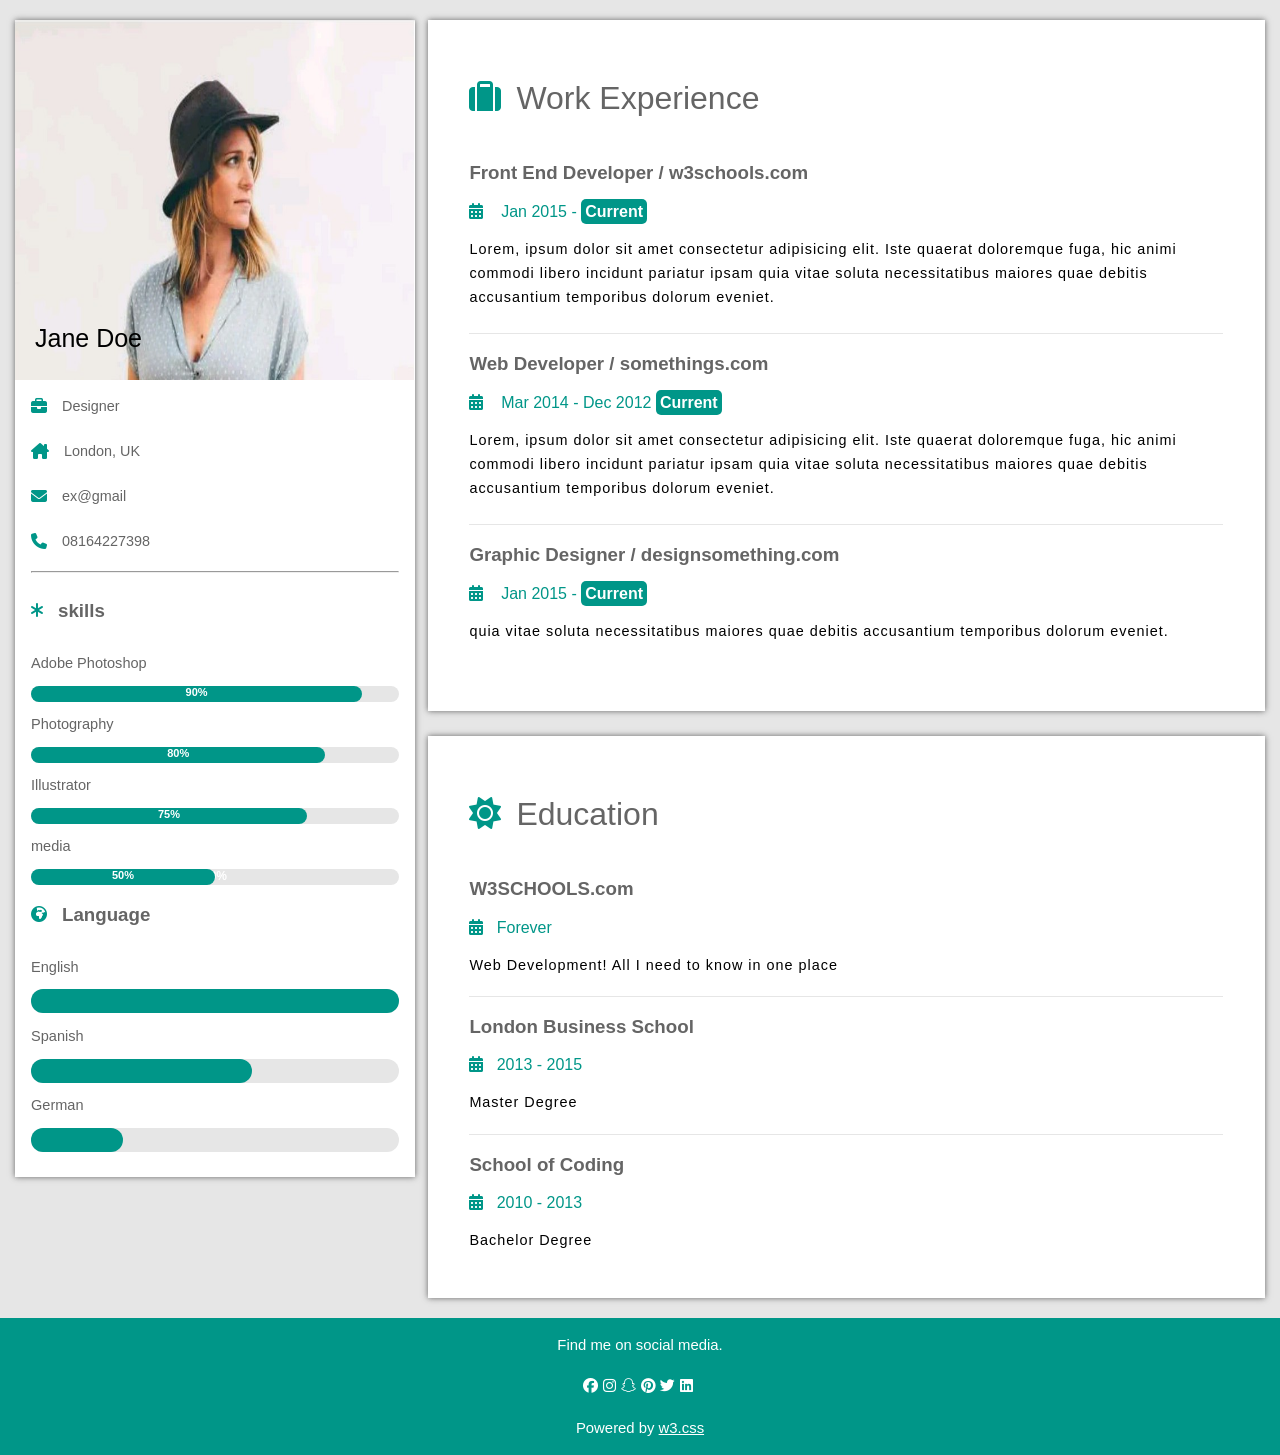
<file: index.html>
<!DOCTYPE html>
<html lang="en">
<head>
    <meta charset="UTF-8">
    <meta http-equiv="X-UA-Compatible" content="IE=edge">
    <meta name="viewport" content="width=device-width, initial-scale=1.0">
    <link rel="stylesheet" href="https://cdnjs.cloudflare.com/ajax/libs/font-awesome/6.2.1/css/all.min.css">
    <link rel="stylesheet" href="style.css">
    <title>My CV</title>
</head>
<body>

    <div class="container">

        <!-- First container section -->

        <div class="container1">
        <div class="img">
            <img src="./image/work.png" alt="">
            <h2>Jane Doe</h2>
        </div>
        <div class="sec">
            <div>
                <p><i class="fa-solid fa-briefcase"></i></p>
                <p>Designer</p>
            </div>
            <div>
                <p><i class="fa-solid fa-house-chimney"></i></p>
                <p>London, UK</p>
            </div>
            <div>
                <p><i class="fa-solid fa-envelope"></i></p>
                <p>ex@gmail</p>
            </div>
            <div>
                <p><i class="fa-solid fa-phone"></i></p>
                <p>08164227398</p>
            </div>
            <hr>
        </div>

        <div class="skills">
            <div id="sk">
                <p><i class="fa-solid fa-asterisk"></i></p>
                <h3>skills</h3>
            </div>
            <div>
                <p>Adobe Photoshop</p>
                <div class="box"></div>
            </div>
        <div>
            <p>Photography</p>
            <div class="box">80%</div>
        </div>
        <div>
            <p>Illustrator</p>
            <div class="box">75%</div>
        </div>
        <div>
            <p>media</p>
            <div class="box">50%</div>
        </div>
    </div>

    <div class="lang">
        <div id="pla">
            <p><i class="fa-solid fa-earth-africa"></i></p>
            <h3>Language</h3>
        </div>
        <div>
            <p>English</p>
            <div class="box1"></div>
        </div>
        <div>
            <p>Spanish</p>
            <div class="box1"></div>
        </div>
        <div>
            <p>German</p>
            <div class="box1"></div>
        </div>
    </div>
    </div>

    <div class="wrap">

    <!-- Second container section -->
    <div class="container2">

        <div class="heading">
            <h2><i class="fa-solid fa-suitcase"></i></h2>
            <h2>Work Experience</h2>
        </div>
        <div class="section">
            <h3>Front End Developer / w3schools.com</h3>
            <p><span><i class="fa-solid fa-calendar-days"></i></span>&nbsp; &nbsp; Jan 2015 - <span>Current</span></p>
            <p>Lorem, ipsum dolor sit amet consectetur adipisicing elit. Iste quaerat doloremque fuga, hic animi commodi libero incidunt pariatur ipsam quia vitae soluta necessitatibus maiores quae debitis accusantium temporibus dolorum eveniet.</p>
        </div>
        <div class="section">
            <h3>Web Developer / somethings.com</h3>
            <p><span><i class="fa-solid fa-calendar-days"></i></span>&nbsp; &nbsp; Mar 2014 - Dec 2012 <span>Current</span></p>
            <p>Lorem, ipsum dolor sit amet consectetur adipisicing elit. Iste quaerat doloremque fuga, hic animi commodi libero incidunt pariatur ipsam quia vitae soluta necessitatibus maiores quae debitis accusantium temporibus dolorum eveniet.</p>
        </div>
        <div class="section">
            <h3>Graphic Designer / designsomething.com</h3>
            <p><span><i class="fa-solid fa-calendar-days"></i></span>&nbsp; &nbsp; Jan 2015 - <span>Current</span></p>
            <p> quia vitae soluta necessitatibus maiores quae debitis accusantium temporibus dolorum eveniet.</p>
        </div>
    </div>

    <!-- Third container section -->

    <div class="container3">

        <div class="head">
            <h2><i class="fa-solid fa-sun"></i> </h2>
            <h2>Education</h2>
        </div>
            <div class="section2">
                <h3>W3SCHOOLS.com</h3>
                <p><span><i class="fa-solid fa-calendar-days"></i> </span>&nbsp; Forever</p>
                <p>Web Development! All I need to know in one place</p>
            </div>
            <div class="section2">
                <h3>London Business School</h3>
                <p><span><i class="fa-solid fa-calendar-days"></i> </span>&nbsp; 2013 - 2015</p>
                <p>Master Degree</p>
            </div>
            <div class="section2">
                <h3>School of Coding</h3>
                <p><span><i class="fa-solid fa-calendar-days"></i> </span>&nbsp; 2010 - 2013</p>
                <p>Bachelor Degree</p>
            </div>
        </div>
    </div>
</div>
    <footer>
        <div class="foot">
            <p>Find me on social media.</p>
            <div class="socials">
            <p><i class="fab fa-facebook"></i></p>
            <p><i class="fab fa-instagram"></i></p>
            <p><i class="fab fa-snapchat"></i></p>
            <p><i class="fab fa-pinterest"></i></p>
            <p><i class="fab fa-twitter"></i></p>
            <p><i class="fab fa-linkedin"></i></p>
            </div>
            <p>Powered by <a href="#">w3.css</a></p>
        </div>
    </footer>

</body>
</html>
</file>
<file: style.css>
* {
    box-sizing: border-box;
    font-family: Tahoma, sans-serif;
}

:root {
    --color1: #E6E6E6;
    --color2: #009688;
    --color3: #656565;
}

body {
    padding: 0;
    margin: 0;
}

.container {
    max-width: 100%;
    padding: 10px 15px;
    background-color: var(--color1);
}

/*First Container Styling*/

.container1 {
    background-color: white;
    padding-bottom: 25px;
    box-shadow: 0px 0px 6px var(--color3);
}


.img {
    width: 100%;
    position: relative;
}

.img img {
    width: 100%;
    height: 360px;
}

.img h2 {
    position: absolute;
    bottom: 10px;
    left: 20px;
    color: black;
    font-weight: 500;
    font-size: 25px;
}

.sec {
    padding: 0% 4% 0;
    line-height: 6px;
}

.sec div {
    display: flex;
    flex-direction: row;
    align-items: center;
    justify-content: flex-start;
}

.sec p i {
    color: var(--color2);
    font-size: 1rem;
    margin-right: 15px;
}

.sec p {
    color: var(--color3);
    font-size: 0.9rem;
}

hr {
    height: 1px;
    color: var(--color3);
}

.skills {
    padding: 0% 4%;
    margin: 0;
}

.skills div:not(#sk) {
    display: flex;
    flex-direction: column;
}

#sk {
    display: flex;
    flex-direction: row;
    align-items: center;
    justify-content: flex-start;
}

#sk h3 {
    color: var(--color3);
}

#sk p i {
    color: var(--color2);
    margin-right: 15px;
}

.skills div:not(#sk) p {
    color: var(--color3);
    font-size: 0.91rem;
}

.box {
    width: 100%;
    height: 16px;
    background-color:  var(--color1);
    text-align: center;
    font-size: 12px;
    position: relative;
    color: white;
    font-weight: bold;
    border-radius: 40px;
}


.box::after {
    position: absolute;
    top: 0;
    left: 0;
    content: '90%';
    width: 90%;
    height: 16px;
    background-color: var(--color2);
    color: white;
    border-radius: 40px;
    font-size: 11px;
}

div.skills div:nth-child(3) .box::after {
    width: 80%;
    content: '80%';
}

div.skills div:nth-child(4) .box::after {
    width: 75%;
    content: '75%';
}

div.skills div:nth-child(5) .box::after {
    width: 50%;
    content: '50%';
}

.lang {
    padding: 0% 4%;
    margin: 0;
}

.lang div:not(#pla) {
    display: flex;
    flex-direction: column;
}

#pla {
    display: flex;
    flex-direction: row;
    justify-content: flex-start;
    align-items: center;
}

#pla h3 {
    color: var(--color3);
}

#pla p i {
    color: var(--color2);
    margin-right: 15px;
}

.lang div:not(#pla) p {
    color: var(--color3);
    font-size: 0.91rem;
}

.box1 {
    width: 100%;
    height: 24px;
    background-color: var(--color1);
    position: relative;
    border-radius: 40px;
}

.box1::after {
    content: '';
    width: 100%;
    height: 24px;
    background-color: var(--color2);
    position: absolute;
    border-radius: 40px;
}

.lang div:nth-child(3) .box1::after {
    width:60%;
}

.lang div:nth-child(4) .box1::after {
    width:25%;
}

/* Second container styling */

.container2 {
    margin-top: 25px;
    padding: 4% 5%;
    background-color: white;
    box-shadow: 0px 0px 6px var(--color3);
}

.heading {
    display: flex;
    flex-direction: row;
    align-items: center;
    justify-content: flex-start;
}

.heading h2 {
    color: var(--color3);
    font-size: 2rem;
    font-weight: lighter;
}

.heading h2 i {
    color: var(--color2);
    margin-right: 15px;
}

.section {
    border-bottom:  1px solid var(--color1);
    padding-bottom: 10px;
    margin-bottom: 10px;
    margin-top: 5px;
}

.section:last-child {
    border: none;
}

.section h3 {
    color: var(--color3);
}

.section p:first-of-type,.icon{
    color: var(--color2);
}

.section p:first-of-type span:last-of-type {
    background-color: var(--color2);
    color: white;
    padding: 4px;
    border-radius: 5px;
    font-weight: bold;
}

.section p:last-of-type {
    font-size: 0.9rem;
    letter-spacing: 1px;
    line-height: 1.5rem;
}

/* Second container styling */

.container3 {
    margin-top: 25px;
    padding: 4% 5% 2%;
    background-color: white;
    box-shadow: 0px 0px 6px var(--color3);
}

.head {
    display: flex;
    flex-direction: row;
    align-items: center;
    justify-content: flex-start;
}

.head h2 {
    color: var(--color3);
    font-size: 2rem;
    font-weight: lighter;
}

.head h2 i {
    color: var(--color2);
    margin-right: 15px;
}

.section2 {
    border-bottom:  1px solid var(--color1);
    padding-bottom: 5px;
    margin-bottom: 10px;
    margin-top: 5px;
}

.section2:last-child {
    border: none;
}

.section2 h3 {
    color: var(--color3);
}

.section2 p, p span i {
    color: var(--color2);
}

.section2 p:last-of-type {
    color: black;
    font-size: 0.9rem;
    letter-spacing: 1px;
    line-height: 1.5rem;
}


/* Footer section of the page */

.foot {
    width: 100%;
    color: white;
    background-color: var(--color2);
    text-align: center;
    padding: 8px;
    line-height: 8px;
}

.socials {
    display: flex;
    flex-direction: row;
    align-items: center;
    justify-content: center;
}

.socials p {
    margin-right: 5px;
}

.foot p, .socials p {
    font-size: 0.93rem;
}

.foot p a {
    color: white;
}

/* Responsiveness */

@media screen and (min-width : 768px) {
    .container {
        display: flex;
        justify-content: space-between;
        flex-wrap: wrap;
        padding-top: 20px;
    }

    .container1 {
        max-width: 35%;
        width: 32%;
        height: fit-content;
        max-height: auto;
        
        
    }

    .wrap {
        max-width: 100%;
        width: 67%;
        padding: 0;
        margin-bottom: 10px;
    }

    .container2 {
        margin-top: 0;
    }
}
</file>
